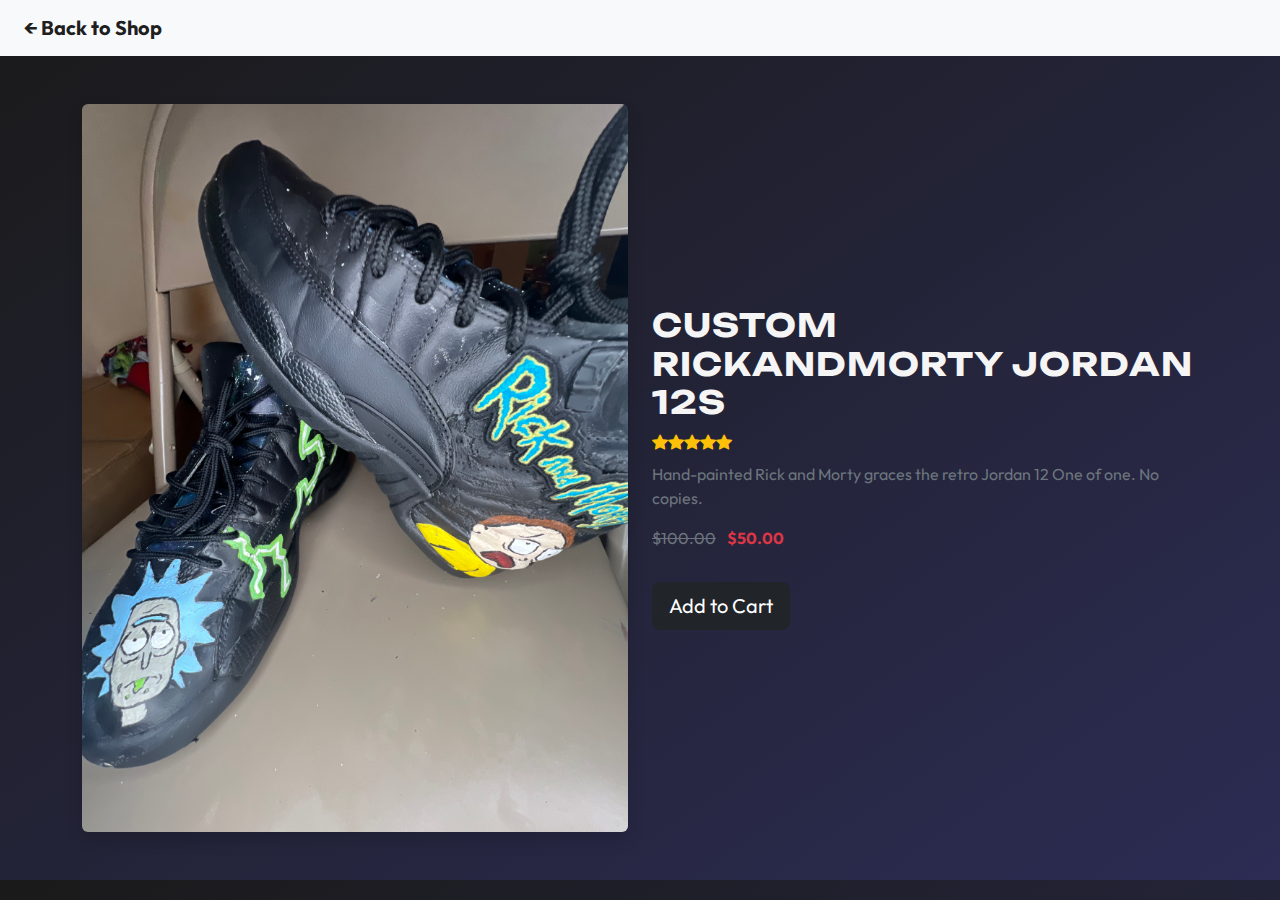
<file: BlueEyedHoney.html>
<!DOCTYPE html>
<html lang="en">
<head>
  <meta charset="UTF-8" />
  <meta name="viewport" content="width=device-width, initial-scale=1.0"/>
  <title>Product Info - Medusa Painting</title>
  <link href="css/styles.css" rel="stylesheet" />
  <link href="https://cdn.jsdelivr.net/npm/bootstrap-icons@1.10.5/font/bootstrap-icons.css" rel="stylesheet" />
  <link href="https://fonts.googleapis.com/css2?family=Unbounded:wght@500&family=Outfit:wght@400;600&display=swap" rel="stylesheet">
</head>
<body class="product-page">


  <nav class="navbar navbar-light bg-light px-4">
    <a class="navbar-brand fw-bold" href="index.html">← Back to Shop</a>
  </nav>

  <section class="py-5">
    <div class="container">
      <div class="row align-items-center">
        <div class="col-md-6">
          <img src="RickAndMortyJordan.jpeg" alt="RickAndMortyJordan" class="img-fluid rounded shadow" />
        </div>
        <div class="col-md-6">
          <h2 class="fw-bold">Custom RickAndMorty Jordan 12s </h2>
          <div class="d-flex text-warning mb-2">
            <div class="bi-star-fill"></div>
            <div class="bi-star-fill"></div>
            <div class="bi-star-fill"></div>
            <div class="bi-star-fill"></div>
            <div class="bi-star-fill"></div>
          </div>
          <p class="text-muted">Hand-painted Rick and Morty graces the retro Jordan 12 One of one. No copies.

</p>
          <p>
            <span class="text-muted text-decoration-line-through">$100.00</span>
            <strong class="text-danger ms-2">$50.00</strong>
          </p>
          <a href="#" class="btn btn-dark btn-lg mt-3">Add to Cart</a>
        </div>
      </div>
    </div>
  </section>

</body>
</html>
</file>
